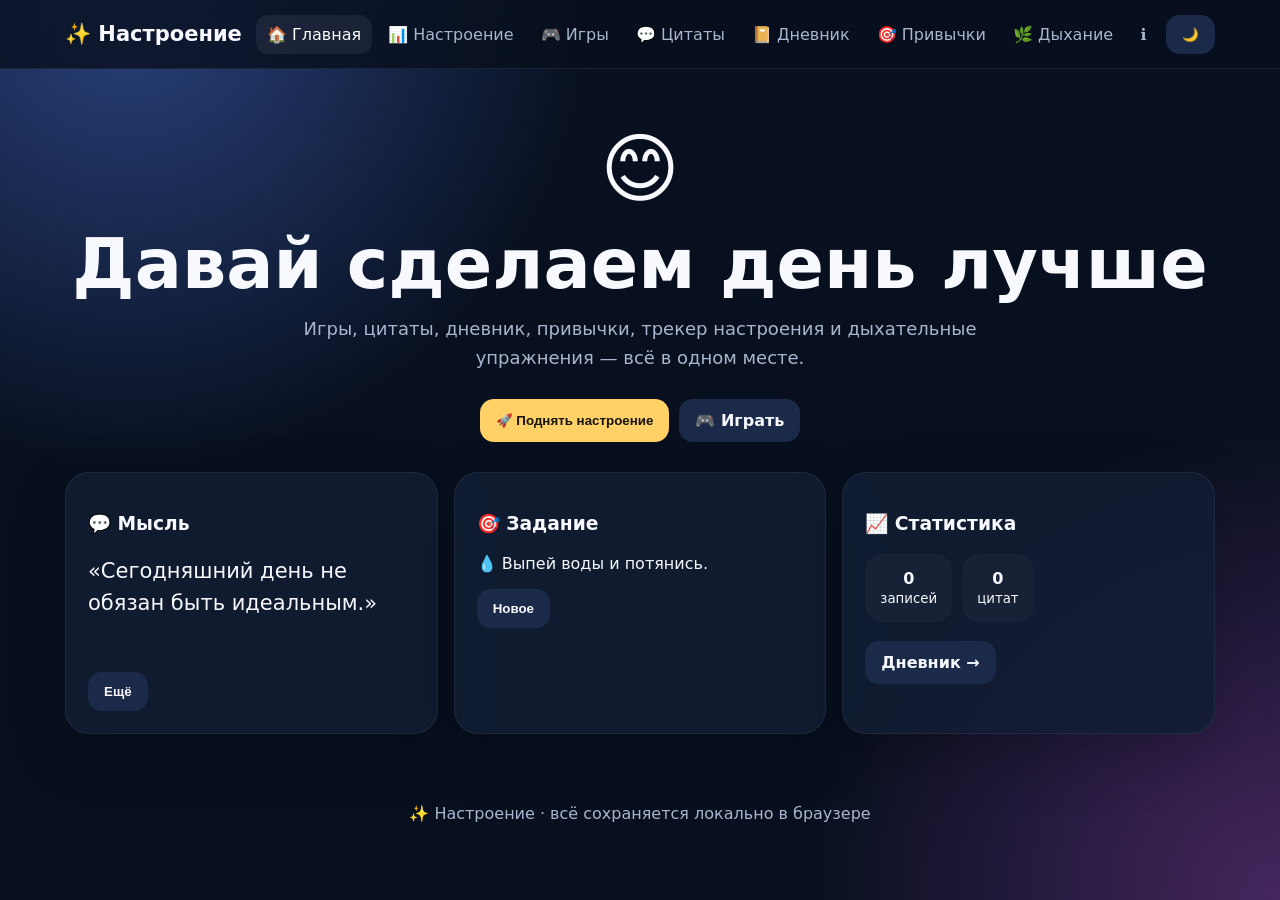
<file: index.html>
<!doctype html><html lang="ru"><head><meta charset="UTF-8"><meta name="viewport" content="width=device-width,initial-scale=1"><title>✨ Настроение</title><link rel="stylesheet" href="style.css"></head><body><div id="app"></div><script src="app.js"></script></body></html>
</file>
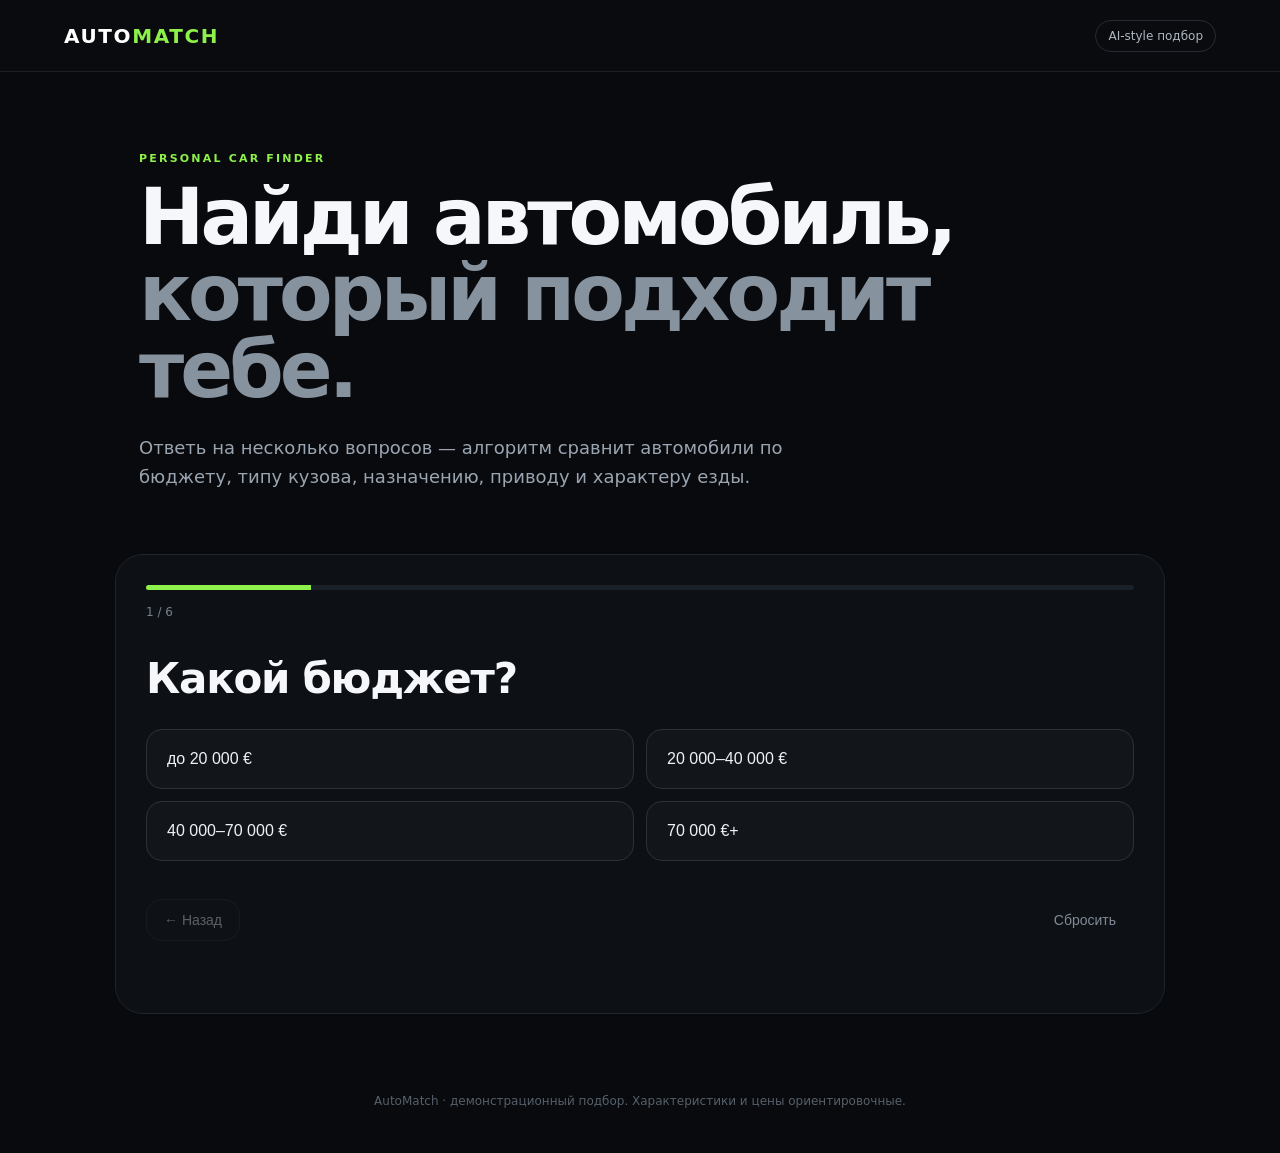
<file: cars/index.html>
<!doctype html>
<html lang="ru">
<head>
<meta charset="UTF-8">
<meta name="viewport" content="width=device-width,initial-scale=1">
<meta name="theme-color" content="#0b0d10">
<title>AutoMatch — помощник по выбору автомобиля</title>
<link rel="stylesheet" href="style.css">
</head>
<body>
<header class="topbar">
  <a class="brand" href="./">AUTO<span>MATCH</span></a>
  <div class="badge">AI-style подбор</div>
</header>

<main>
<section class="hero">
  <div class="eyebrow">PERSONAL CAR FINDER</div>
  <h1>Найди автомобиль,<br><span>который подходит тебе.</span></h1>
  <p>Ответь на несколько вопросов — алгоритм сравнит автомобили по бюджету, типу кузова, назначению, приводу и характеру езды.</p>
</section>

<section class="finder" id="finder">
  <div class="progress"><div id="progressBar"></div></div>
  <div class="step-count" id="stepCount">1 / 6</div>

  <div class="question active" data-step="1">
    <h2>Какой бюджет?</h2>
    <div class="options">
      <button data-key="budget" data-value="low">до 20 000 €</button>
      <button data-key="budget" data-value="mid">20 000–40 000 €</button>
      <button data-key="high" data-value="high">40 000–70 000 €</button>
      <button data-key="budget" data-value="premium">70 000 €+</button>
    </div>
  </div>

  <div class="question" data-step="2">
    <h2>Для чего в основном нужна машина?</h2>
    <div class="options">
      <button data-key="use" data-value="city">🏙️ Город</button>
      <button data-key="use" data-value="family">👨‍👩‍👧 Семья и поездки</button>
      <button data-key="use" data-value="travel">🏔️ Путешествия</button>
      <button data-key="use" data-value="fun">🏁 Драйв</button>
    </div>
  </div>

  <div class="question" data-step="3">
    <h2>Какой кузов нравится?</h2>
    <div class="options">
      <button data-key="body" data-value="suv">SUV / кроссовер</button>
      <button data-key="body" data-value="sedan">Седан</button>
      <button data-key="body" data-value="hatch">Хэтчбек</button>
      <button data-key="body" data-value="sport">Купе / спорт</button>
    </div>
  </div>

  <div class="question" data-step="4">
    <h2>Что важнее всего?</h2>
    <div class="options">
      <button data-key="priority" data-value="economy">💰 Экономичность</button>
      <button data-key="priority" data-value="comfort">🛋️ Комфорт</button>
      <button data-key="priority" data-value="power">⚡ Мощность</button>
      <button data-key="priority" data-value="tech">✨ Технологии</button>
    </div>
  </div>

  <div class="question" data-step="5">
    <h2>Какой привод предпочитаешь?</h2>
    <div class="options">
      <button data-key="drive" data-value="fwd">Передний</button>
      <button data-key="drive" data-value="rwd">Задний</button>
      <button data-key="drive" data-value="awd">Полный</button>
      <button data-key="drive" data-value="any">Неважно</button>
    </div>
  </div>

  <div class="question" data-step="6">
    <h2>Насколько важна высокая динамика?</h2>
    <div class="options">
      <button data-key="speed" data-value="calm">Не особо</button>
      <button data-key="speed" data-value="normal">Иногда хочется быстро</button>
      <button data-key="speed" data-value="fast">Очень важна</button>
    </div>
  </div>

  <div class="nav">
    <button id="backBtn" class="secondary" disabled>← Назад</button>
    <button id="restartBtn" class="ghost">Сбросить</button>
  </div>
</section>

<section class="results" id="results">
  <div class="result-head">
    <div>
      <div class="eyebrow">ТВОЙ РЕЗУЛЬТАТ</div>
      <h2>Подходящие автомобили</h2>
      <p id="resultSummary"></p>
    </div>
    <button id="editBtn" class="secondary">Изменить ответы</button>
  </div>
  <div id="cards" class="cards"></div>
</section>
</main>
<footer>AutoMatch · демонстрационный подбор. Характеристики и цены ориентировочные.</footer>
<script src="app.js"></script>
</body>
</html>
</file>
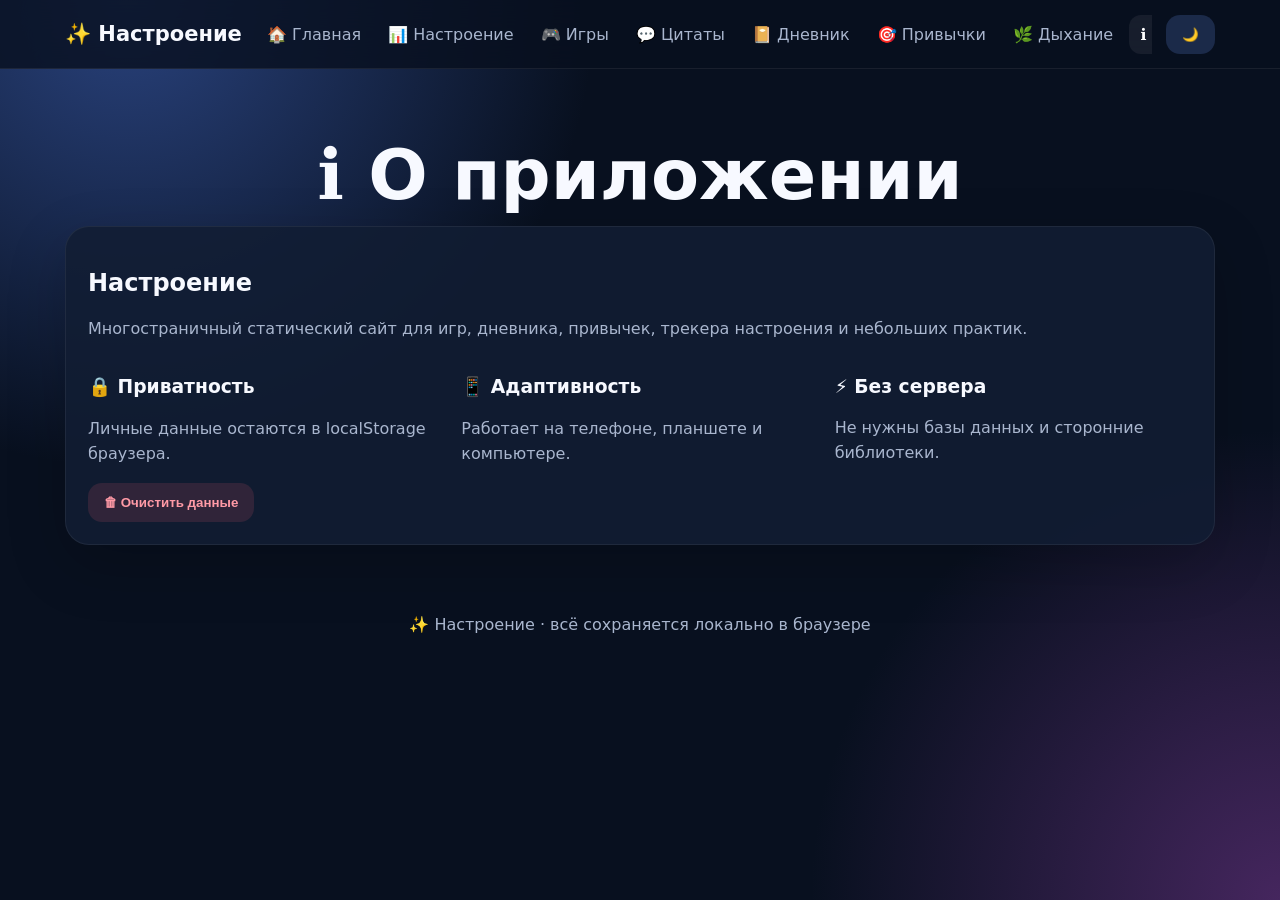
<file: about.html>
<!doctype html><html lang="ru"><head><meta charset="UTF-8"><meta name="viewport" content="width=device-width,initial-scale=1"><title>ℹ️ О сайте</title><link rel="stylesheet" href="style.css"></head><body><div id="app"></div><script src="app.js"></script></body></html>
</file>
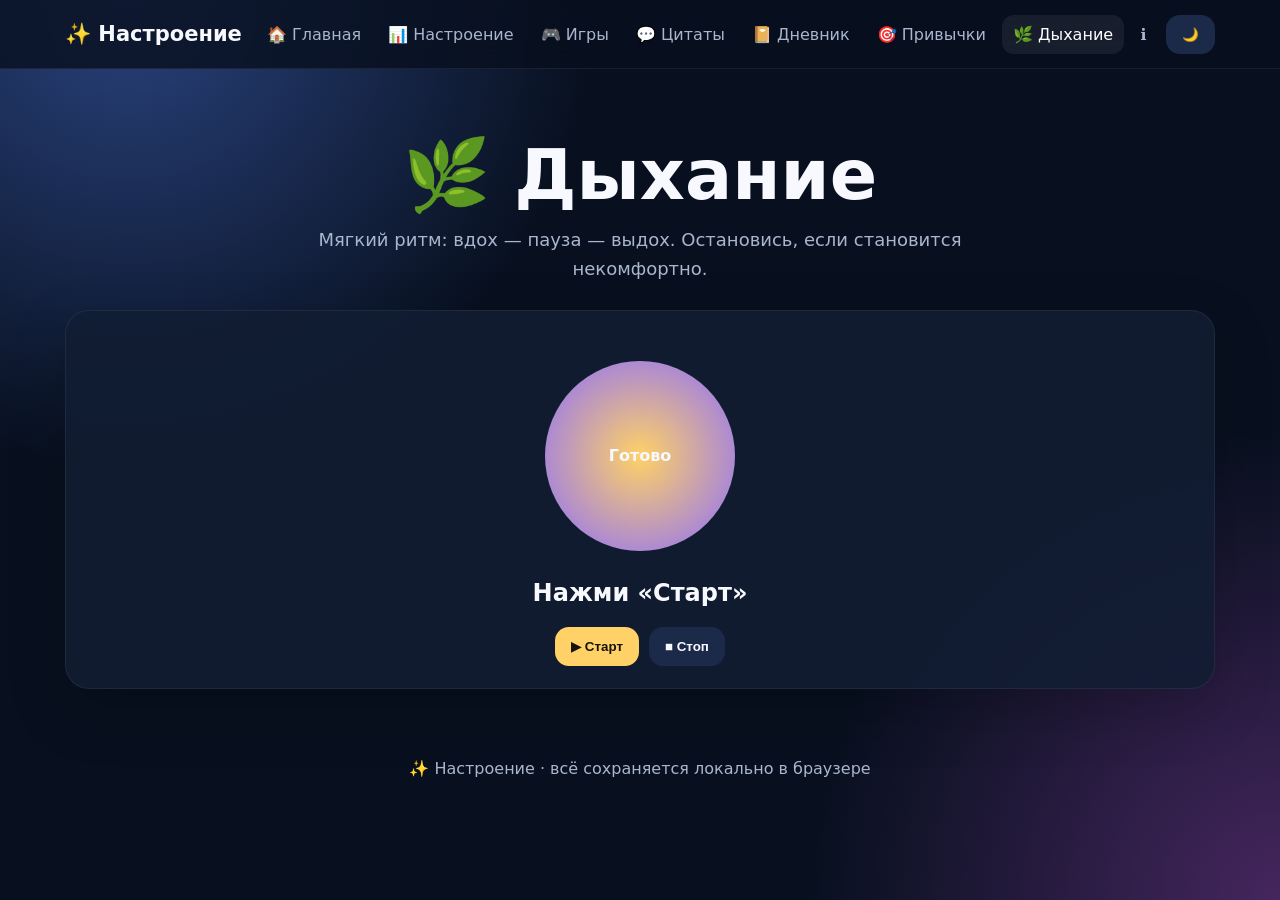
<file: breathing.html>
<!doctype html><html lang="ru"><head><meta charset="UTF-8"><meta name="viewport" content="width=device-width,initial-scale=1"><title>🌿 Дыхание</title><link rel="stylesheet" href="style.css"></head><body><div id="app"></div><script src="app.js"></script></body></html>
</file>
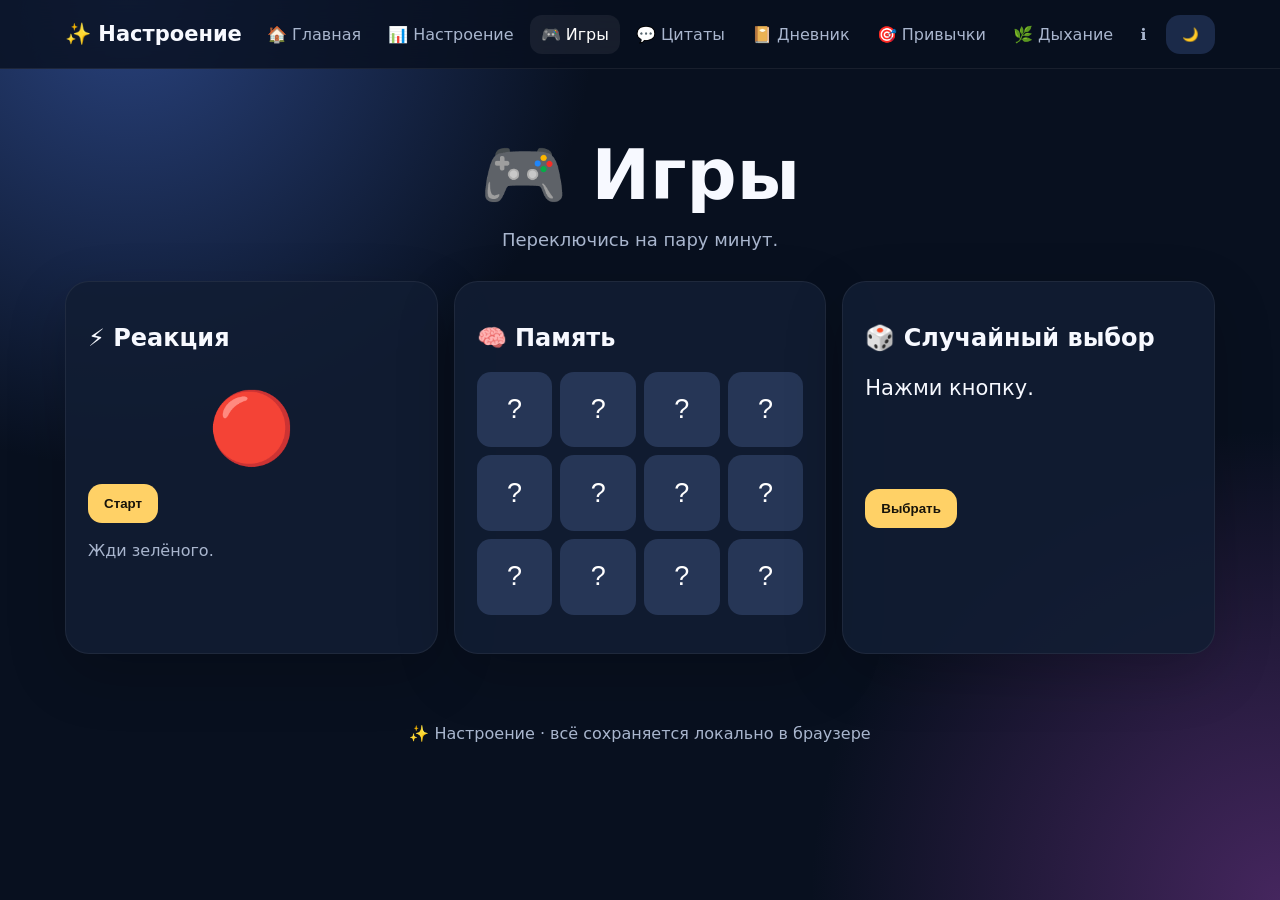
<file: games.html>
<!doctype html><html lang="ru"><head><meta charset="UTF-8"><meta name="viewport" content="width=device-width,initial-scale=1"><title>🎮 Игры</title><link rel="stylesheet" href="style.css"></head><body><div id="app"></div><script src="app.js"></script></body></html>
</file>
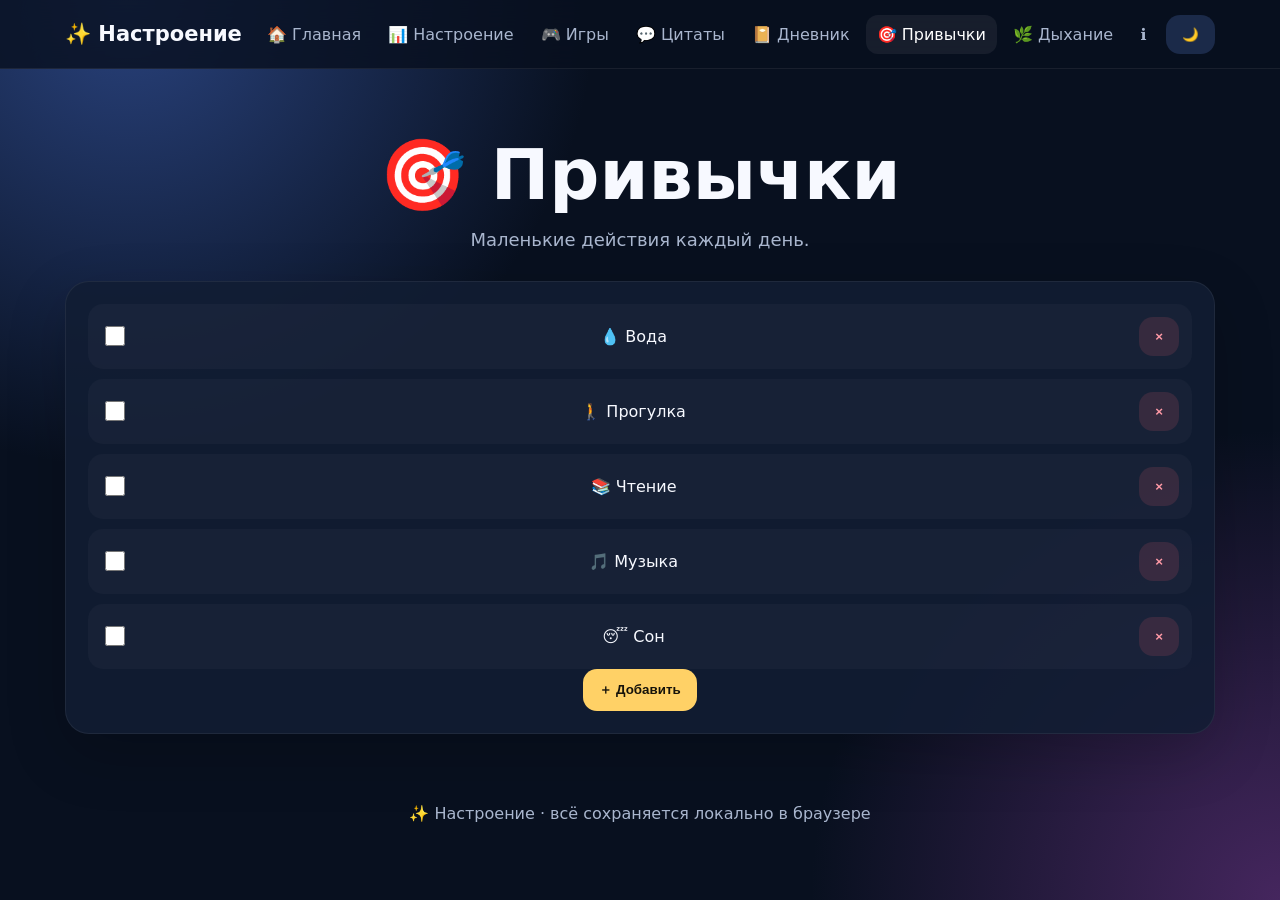
<file: habits.html>
<!doctype html><html lang="ru"><head><meta charset="UTF-8"><meta name="viewport" content="width=device-width,initial-scale=1"><title>🎯 Привычки</title><link rel="stylesheet" href="style.css"></head><body><div id="app"></div><script src="app.js"></script></body></html>
</file>
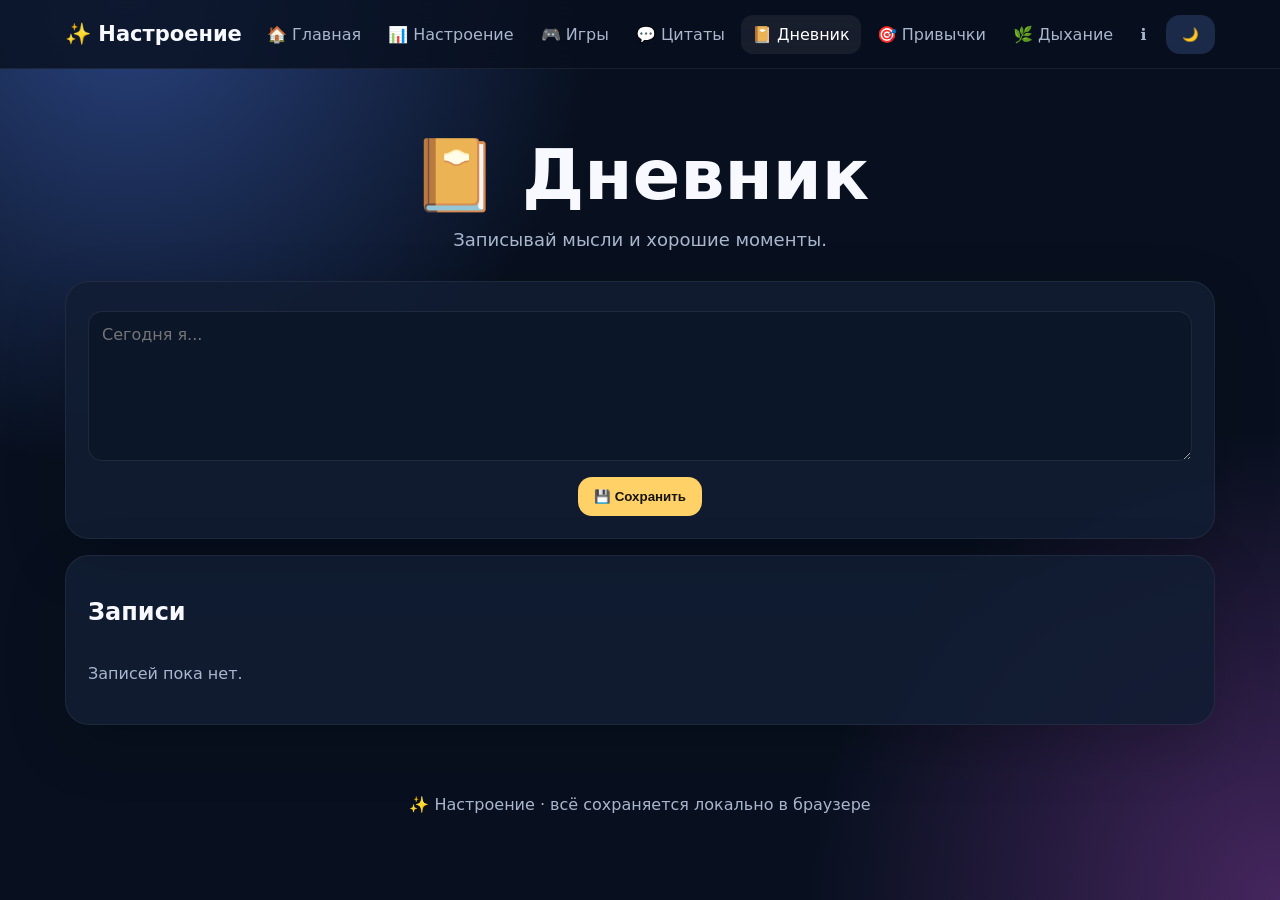
<file: journal.html>
<!doctype html><html lang="ru"><head><meta charset="UTF-8"><meta name="viewport" content="width=device-width,initial-scale=1"><title>📔 Дневник</title><link rel="stylesheet" href="style.css"></head><body><div id="app"></div><script src="app.js"></script></body></html>
</file>
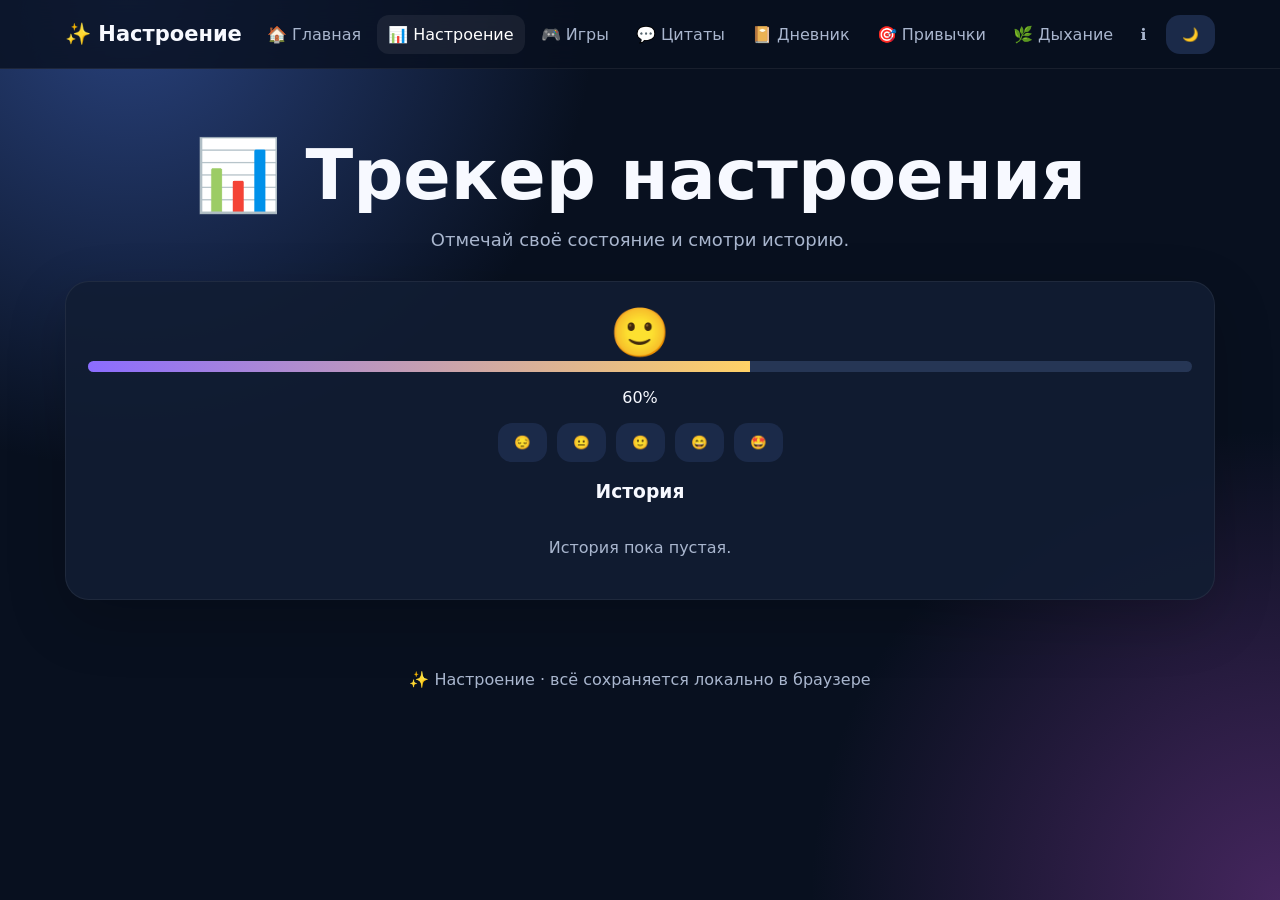
<file: mood.html>
<!doctype html><html lang="ru"><head><meta charset="UTF-8"><meta name="viewport" content="width=device-width,initial-scale=1"><title>📊 Трекер настроения</title><link rel="stylesheet" href="style.css"></head><body><div id="app"></div><script src="app.js"></script></body></html>
</file>
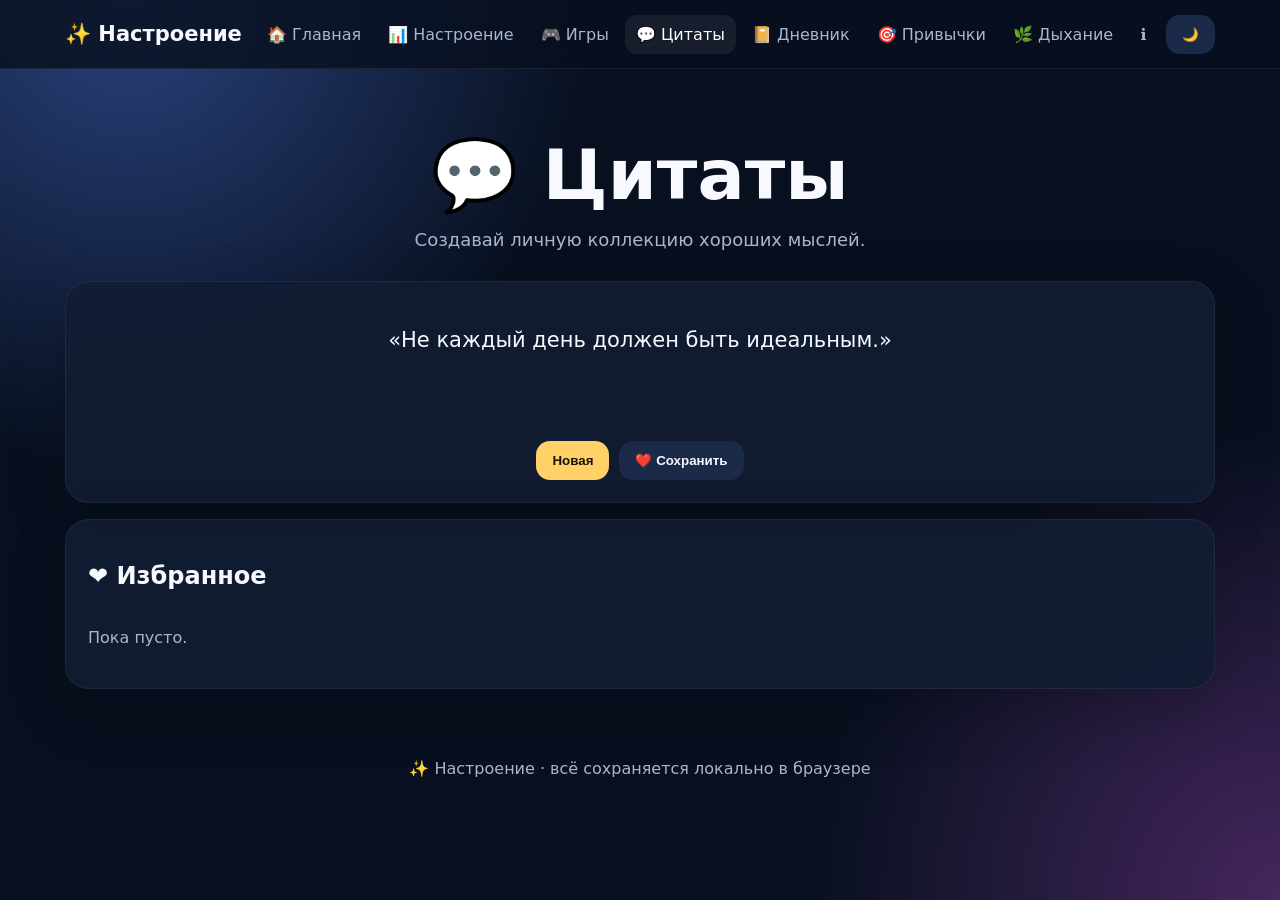
<file: quotes.html>
<!doctype html><html lang="ru"><head><meta charset="UTF-8"><meta name="viewport" content="width=device-width,initial-scale=1"><title>💬 Цитаты</title><link rel="stylesheet" href="style.css"></head><body><div id="app"></div><script src="app.js"></script></body></html>
</file>
<file: style.css>
:root{--bg:#08101f;--card:#121d33;--card2:#1b2a49;--text:#f7f9ff;--muted:#a9b6ce;--accent:#ffd166;--purple:#8b6cff;--green:#51d88a}*{box-sizing:border-box}body{margin:0;min-height:100vh;background:radial-gradient(circle at 10% 0,#29427d 0,transparent 32%),radial-gradient(circle at 100% 100%,#45265e 0,transparent 30%),var(--bg);color:var(--text);font-family:system-ui,-apple-system,Segoe UI,sans-serif}.wrap{width:min(1150px,calc(100% - 28px));margin:auto}.nav{position:sticky;top:0;z-index:10;background:#08101fcc;backdrop-filter:blur(18px);border-bottom:1px solid #ffffff12}.navin{min-height:68px;display:flex;align-items:center;gap:14px}.logo{font-weight:900;font-size:21px;color:var(--text);text-decoration:none;white-space:nowrap}.links{display:flex;gap:5px;flex:1;overflow:auto}.links a{color:var(--muted);text-decoration:none;padding:10px 11px;border-radius:12px;white-space:nowrap}.links a:hover,.links a.active{background:#ffffff10;color:#fff}.btn{border:0;border-radius:14px;padding:12px 16px;font-weight:800;cursor:pointer;text-decoration:none;display:inline-flex;justify-content:center;align-items:center;gap:7px}.primary{background:var(--accent);color:#16130a}.secondary{background:var(--card2);color:var(--text)}.danger{background:#ff667522;color:#ff9aa6}.hero{text-align:center;padding:55px 0 40px}.hero h1{font-size:clamp(38px,7vw,70px);margin:10px 0}.hero>p{max-width:720px;margin:0 auto 26px;color:var(--muted);font-size:18px;line-height:1.6}.emoji{font-size:76px}.actions{display:flex;flex-wrap:wrap;gap:10px;justify-content:center}.grid{display:grid;grid-template-columns:repeat(3,1fr);gap:16px;text-align:left}.card{background:#121d33dd;border:1px solid #ffffff10;border-radius:24px;padding:22px;box-shadow:0 20px 60px #0003}.muted{color:var(--muted);line-height:1.55}.quote{font-size:21px;line-height:1.5;min-height:95px}.big{font-size:48px;font-weight:900}.bar{height:11px;background:#263655;border-radius:99px;overflow:hidden}.fill{height:100%;width:60%;background:linear-gradient(90deg,var(--purple),var(--accent));transition:.4s}.input,textarea,select{width:100%;padding:13px;border:1px solid #ffffff15;border-radius:14px;background:#0c1629;color:var(--text);font:inherit;margin:7px 0 12px}textarea{min-height:150px}.list{display:grid;gap:10px}.item{display:flex;gap:12px;align-items:center;background:#ffffff07;padding:13px;border-radius:15px}.item input{width:20px;height:20px}.breath{width:190px;height:190px;border-radius:50%;display:grid;place-items:center;margin:28px auto;background:radial-gradient(circle,#ffd166,#8b6cff);font-weight:900}.breath.go{animation:breathe 8s ease-in-out infinite}@keyframes breathe{0%,100%{transform:scale(.72)}50%{transform:scale(1.08)}}.memory{display:grid;grid-template-columns:repeat(4,1fr);gap:8px}.tile{aspect-ratio:1;border:0;border-radius:14px;background:#263656;color:white;font-size:27px}.tile.open{background:#ffffff12}.game{font-size:70px;text-align:center;padding:15px}.toast{position:fixed;bottom:22px;left:50%;transform:translate(-50%,20px);opacity:0;background:#fff;color:#111;padding:12px 18px;border-radius:14px;font-weight:800;transition:.25s;z-index:50}.toast.show{opacity:1;transform:translate(-50%,0)}footer{text-align:center;color:var(--muted);padding:30px}.stats{display:grid;grid-template-columns:repeat(4,1fr);gap:10px}.stat{background:#ffffff08;padding:15px;border-radius:17px;text-align:center}@media(max-width:850px){.grid{grid-template-columns:1fr 1fr}.navin{flex-wrap:wrap;padding:9px 0}.links{order:3;width:100%}.nav{position:relative}}@media(max-width:550px){.grid{grid-template-columns:1fr}.stats{grid-template-columns:1fr 1fr}.hero{padding-top:35px}}
</file>
<file: cars/style.css>
*{box-sizing:border-box}html{scroll-behavior:smooth}body{margin:0;background:#080a0d;color:#f5f7fa;font-family:Inter,system-ui,-apple-system,BlinkMacSystemFont,"Segoe UI",sans-serif;min-height:100vh}.topbar{height:72px;display:flex;align-items:center;justify-content:space-between;padding:0 clamp(20px,5vw,80px);border-bottom:1px solid #1b2027;background:#090b0e;position:sticky;top:0;z-index:5}.brand{color:#fff;text-decoration:none;font-weight:900;letter-spacing:.08em;font-size:20px}.brand span{color:#8ef04a}.badge{font-size:12px;border:1px solid #252c35;border-radius:999px;padding:8px 12px;color:#aeb7c2}.hero{max-width:1050px;margin:0 auto;padding:80px 24px 44px}.eyebrow{font-size:11px;letter-spacing:.2em;color:#8ef04a;font-weight:800;margin-bottom:14px}.hero h1{font-size:clamp(42px,7vw,78px);line-height:.98;margin:0;letter-spacing:-.05em}.hero h1 span{color:#87929f}.hero p{max-width:700px;color:#9ba5b1;font-size:18px;line-height:1.6;margin-top:26px}.finder,.results{max-width:1050px;margin:0 auto 60px;padding:0 24px}.finder{background:#0d1014;border:1px solid #1e252d;border-radius:28px;padding:30px;min-height:460px}.progress{height:5px;background:#1a2027;border-radius:10px;overflow:hidden}.progress div{height:100%;background:#8ef04a;width:16.66%;transition:.35s}.step-count{color:#77818d;font-size:12px;margin:15px 0 35px}.question{display:none;animation:fade .3s ease}.question.active{display:block}.question h2{font-size:clamp(27px,4vw,42px);margin:0 0 26px;letter-spacing:-.03em}.options{display:grid;grid-template-columns:repeat(2,1fr);gap:12px}.options button,.secondary,.ghost{border:1px solid #2a323c;background:#12161b;color:#eef2f5;border-radius:16px;padding:20px;text-align:left;font-size:16px;cursor:pointer;transition:.2s}.options button:hover{border-color:#8ef04a;transform:translateY(-2px);background:#151b20}.nav{display:flex;gap:10px;align-items:center;margin-top:38px}.secondary,.ghost{padding:12px 17px;font-size:14px}.secondary:disabled{opacity:.35;cursor:not-allowed}.ghost{margin-left:auto;background:transparent;color:#818b96;border-color:transparent}.results{display:none}.result-head{display:flex;justify-content:space-between;gap:20px;align-items:end;margin-bottom:24px}.result-head h2{font-size:38px;margin:0}.result-head p{color:#8d98a5}.cards{display:grid;grid-template-columns:repeat(3,1fr);gap:16px}.card{overflow:hidden;background:#0d1014;border:1px solid #202731;border-radius:22px;transition:.2s}.card:hover{transform:translateY(-4px);border-color:#39434f}.car-image{height:180px;width:100%;object-fit:cover;background:#15191f}.card-body{padding:20px}.match{color:#8ef04a;font-weight:800;font-size:12px;letter-spacing:.08em}.card h3{font-size:25px;margin:8px 0 4px}.meta{color:#87919c;font-size:13px;margin-bottom:15px}.specs{display:grid;grid-template-columns:1fr 1fr;gap:8px;margin:14px 0}.spec{background:#12161b;border-radius:10px;padding:10px;font-size:12px;color:#9ca6b2}.spec b{display:block;color:#f4f6f8;font-size:14px;margin-top:3px}.reason{font-size:13px;line-height:1.5;color:#aab3bd;border-top:1px solid #202731;padding-top:14px}footer{text-align:center;color:#56606b;padding:20px 20px 45px;font-size:12px}@keyframes fade{from{opacity:0;transform:translateY(8px)}to{opacity:1;transform:none}}@media(max-width:750px){.hero{padding-top:55px}.finder{border-radius:20px;padding:20px}.options,.cards{grid-template-columns:1fr}.result-head{align-items:start;flex-direction:column}.result-head h2{font-size:30px}.topbar{padding:0 18px}.badge{display:none}}
</file>
